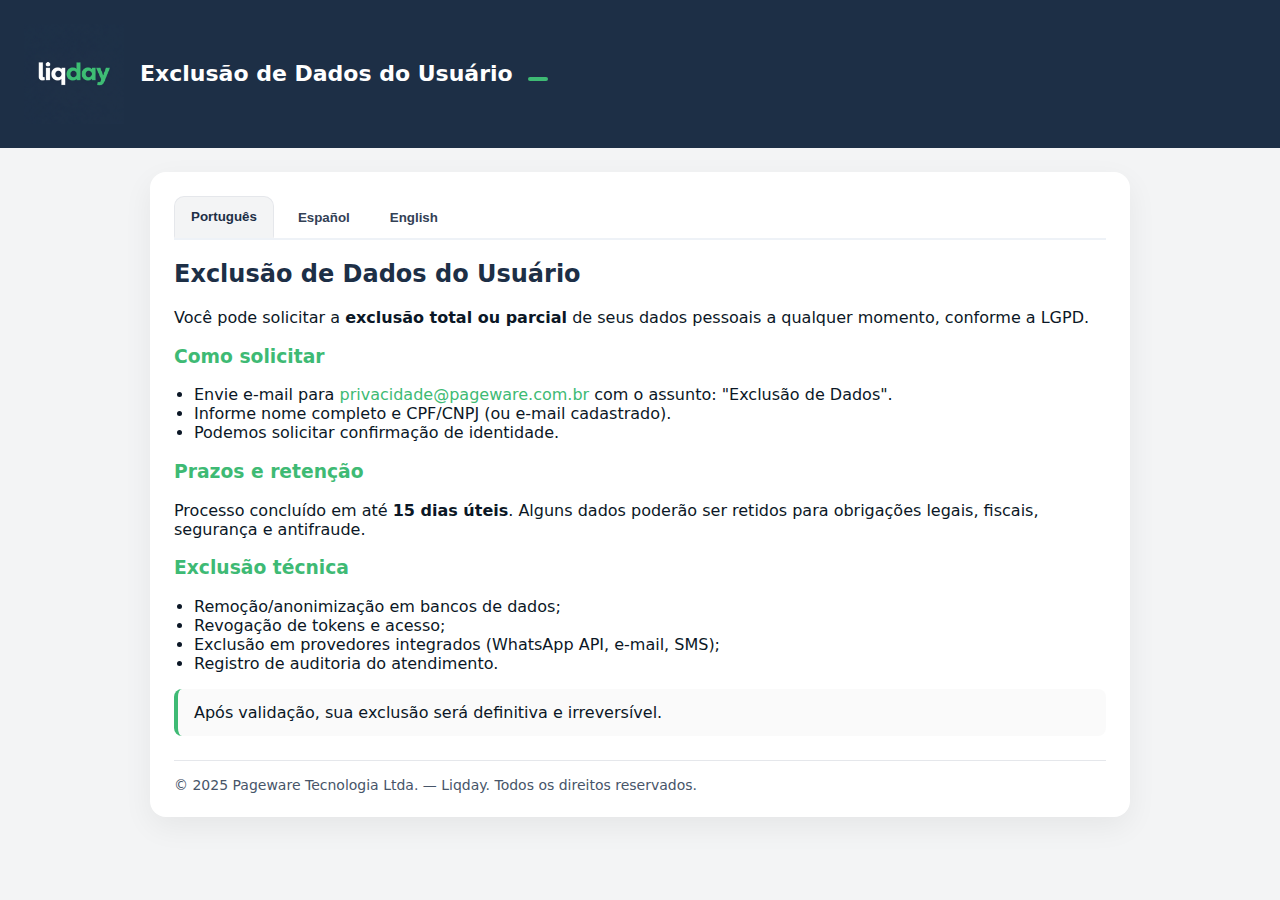
<file: exclusaodedados_liqday.html>
<!DOCTYPE html>
<html lang="pt-br">
<head>
<meta charset="utf-8"/>
<meta name="viewport" content="width=device-width, initial-scale=1"/>
<title>Exclusão de Dados do Usuário — Liqday | Pageware</title>
<style>
:root{
  --brand-primary: #1d2f46;
  --brand-accent: #3eba74;
  --brand-light: #f3f4f5;
  --brand-muted: #366060;
}
*{box-sizing:border-box}
html,body{margin:0;padding:0;font-family:Inter,system-ui,-apple-system,Segoe UI,Roboto,'Helvetica Neue',Arial,'Noto Sans','Liberation Sans',sans-serif;background:var(--brand-light);color:#0b1726}
.header{display:flex;align-items:center;gap:16px;padding:24px;background:var(--brand-primary);color:white}
.header img{height:40px; width:auto}
.header .title{font-size:22px;font-weight:700;line-height:1.2}
.container{max-width:980px;margin:24px auto;padding:24px;background:white;border-radius:16px;box-shadow:0 10px 30px rgba(0,0,0,.06)}
.tabs{display:flex;gap:8px;border-bottom:2px solid #eef2f7}
.tab{border:none;background:transparent;padding:12px 16px;font-weight:600;color:#334155;cursor:pointer;border-radius:10px 10px 0 0}
.tab.active{background:var(--brand-light);color:var(--brand-primary);border:1px solid #e5e7eb;border-bottom:2px solid var(--brand-light)}
.section h2{color:var(--brand-primary)}
.section h3{color:var(--brand-accent)}
.badge{display:inline-block;background:var(--brand-accent);color:white;border-radius:999px;padding:2px 10px;font-weight:700;font-size:12px;margin-left:8px}
a{color:var(--brand-accent);text-decoration:none}
a:hover{text-decoration:underline}
.footer{margin-top:24px;padding-top:16px;border-top:1px solid #e5e7eb;color:#475569;font-size:14px}
.callout{background:linear-gradient(0deg,rgba(0,0,0,.02),rgba(0,0,0,.02));border-left:4px solid var(--brand-accent);padding:14px 16px;border-radius:8px;margin:16px 0}
ul{padding-left:20px}
</style>
</head>
<body>
  <header class="header">
    <img src="img/liqday-1024-1024.svg" style="width: 100px; height: auto;"  alt="Liqday logo"/>
    <div class="title">Exclusão de Dados do Usuário <span class="badge"></span></div>
  </header>
  <main class="container">
    <nav class="tabs">
      <button class="tab" id="tab-pt" onclick="switchTab('pt')">Português</button>
      <button class="tab" id="tab-es" onclick="switchTab('es')">Español</button>
      <button class="tab" id="tab-en" onclick="switchTab('en')">English</button>
    </nav>
    <section id="pane-pt" class="pane section">
<h2>Exclusão de Dados do Usuário</h2>
<p>Você pode solicitar a <strong>exclusão total ou parcial</strong> de seus dados pessoais a qualquer momento, conforme a LGPD.</p>
<h3>Como solicitar</h3>
<ul>
  <li>Envie e-mail para <a href="mailto:privacidade@pageware.com.br">privacidade@pageware.com.br</a> com o assunto: "Exclusão de Dados".</li>
  <li>Informe nome completo e CPF/CNPJ (ou e-mail cadastrado).</li>
  <li>Podemos solicitar confirmação de identidade.</li>
</ul>
<h3>Prazos e retenção</h3>
<p>Processo concluído em até <strong>15 dias úteis</strong>. Alguns dados poderão ser retidos para obrigações legais, fiscais, segurança e antifraude.</p>
<h3>Exclusão técnica</h3>
<ul>
  <li>Remoção/anonimização em bancos de dados;</li>
  <li>Revogação de tokens e acesso;</li>
  <li>Exclusão em provedores integrados (WhatsApp API, e-mail, SMS);</li>
  <li>Registro de auditoria do atendimento.</li>
</ul>
<div class="callout">Após validação, sua exclusão será definitiva e irreversível.</div>
</section>
    <section id="pane-es" class="pane section" style="display:none">
<h2>Eliminación de Datos del Usuario</h2>
<p>Puedes solicitar la <strong>eliminación total o parcial</strong> de tus datos personales en cualquier momento.</p>
<h3>Cómo solicitar</h3>
<ul>
  <li>Envía un correo a <a href="mailto:privacidad@pageware.com.br">privacidad@pageware.com.br</a> con asunto: "Eliminación de Datos".</li>
  <li>Incluye nombre completo y documento o correo registrado.</li>
  <li>Podríamos solicitar confirmación de identidad.</li>
</ul>
<h3>Plazos y retención</h3>
<p>Procesamos en hasta <strong>15 días hábiles</strong>. Algunos datos pueden conservarse por obligaciones legales, fiscales y de seguridad.</p>
<h3>Eliminación técnica</h3>
<ul>
  <li>Remoción/anonimización en bases de datos;</li>
  <li>Revocación de tokens y accesos;</li>
  <li>Eliminación en proveedores integrados;</li>
  <li>Registro de auditoría del proceso.</li>
</ul>
<div class="callout">Una vez validado, el borrado es permanente e irreversible.</div>
</section>
    <section id="pane-en" class="pane section" style="display:none">
<h2>User Data Deletion</h2>
<p>You may request <strong>full or partial deletion</strong> of your personal data at any time.</p>
<h3>How to request</h3>
<ul>
  <li>Email <a href="mailto:privacy@pageware.com.br">privacy@pageware.com.br</a> with subject: "Data Deletion Request".</li>
  <li>Provide full name and tax ID or registered email.</li>
  <li>Identity confirmation may be required.</li>
</ul>
<h3>Timing & retention</h3>
<p>Processed within <strong>15 business days</strong>. Certain data may be retained for legal, tax, security and anti‑fraud reasons.</p>
<h3>Technical deletion</h3>
<ul>
  <li>Removal/anonimization in databases;</li>
  <li>Revocation of tokens and access;</li>
  <li>Deletion at integrated providers (WhatsApp API, email, SMS);</li>
  <li>Audit logging.</li>
</ul>
<div class="callout">Once validated, deletion is permanent and irreversible.</div>
</section>
    <div class="footer">
      © 2025 Pageware Tecnologia Ltda. — Liqday. Todos os direitos reservados.
    </div>
  </main>
<script>
function switchTab(lang){
  const tabs = document.querySelectorAll('.tab');
  const panes = document.querySelectorAll('.pane');
  tabs.forEach(t=>t.classList.remove('active'));
  panes.forEach(p=>p.style.display='none');
  document.getElementById('tab-'+lang).classList.add('active');
  document.getElementById('pane-'+lang).style.display='block';
}
window.addEventListener('DOMContentLoaded',()=>switchTab('pt'));
</script>
</body>
</html>
</file>
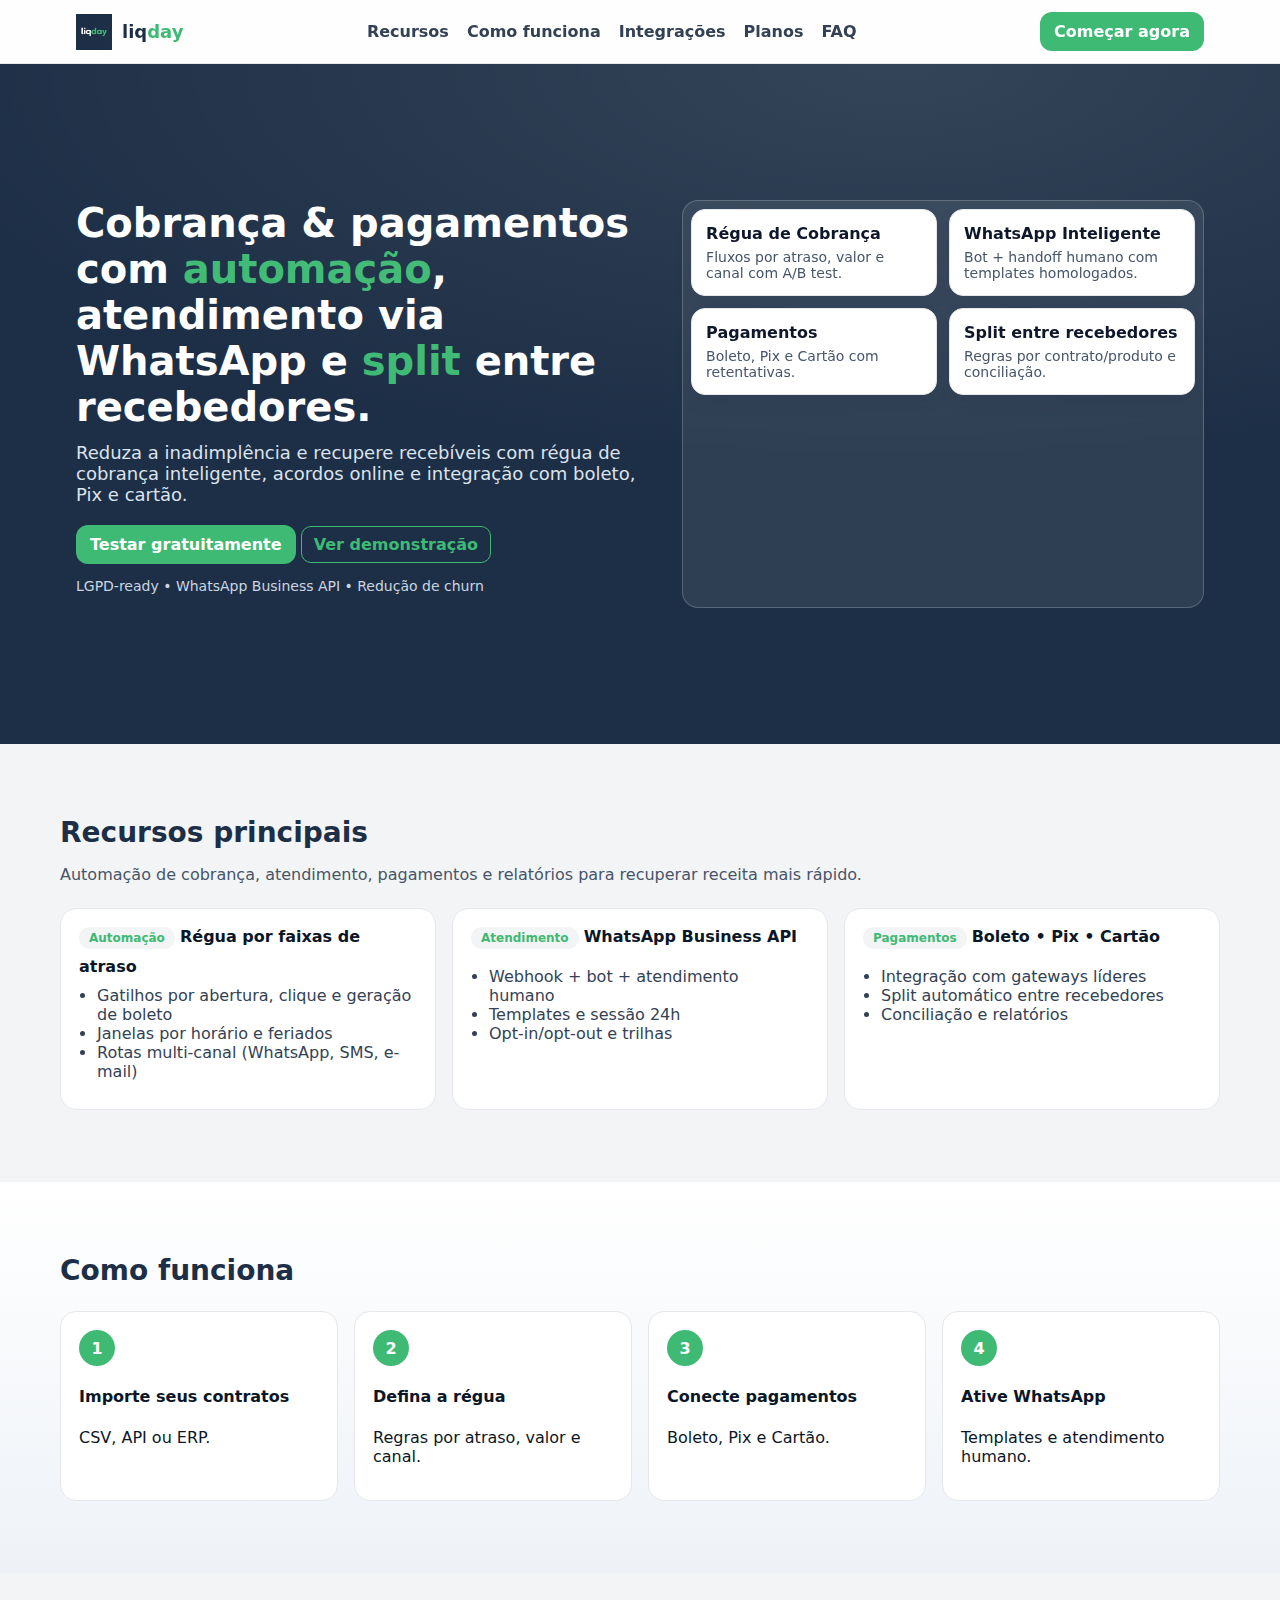
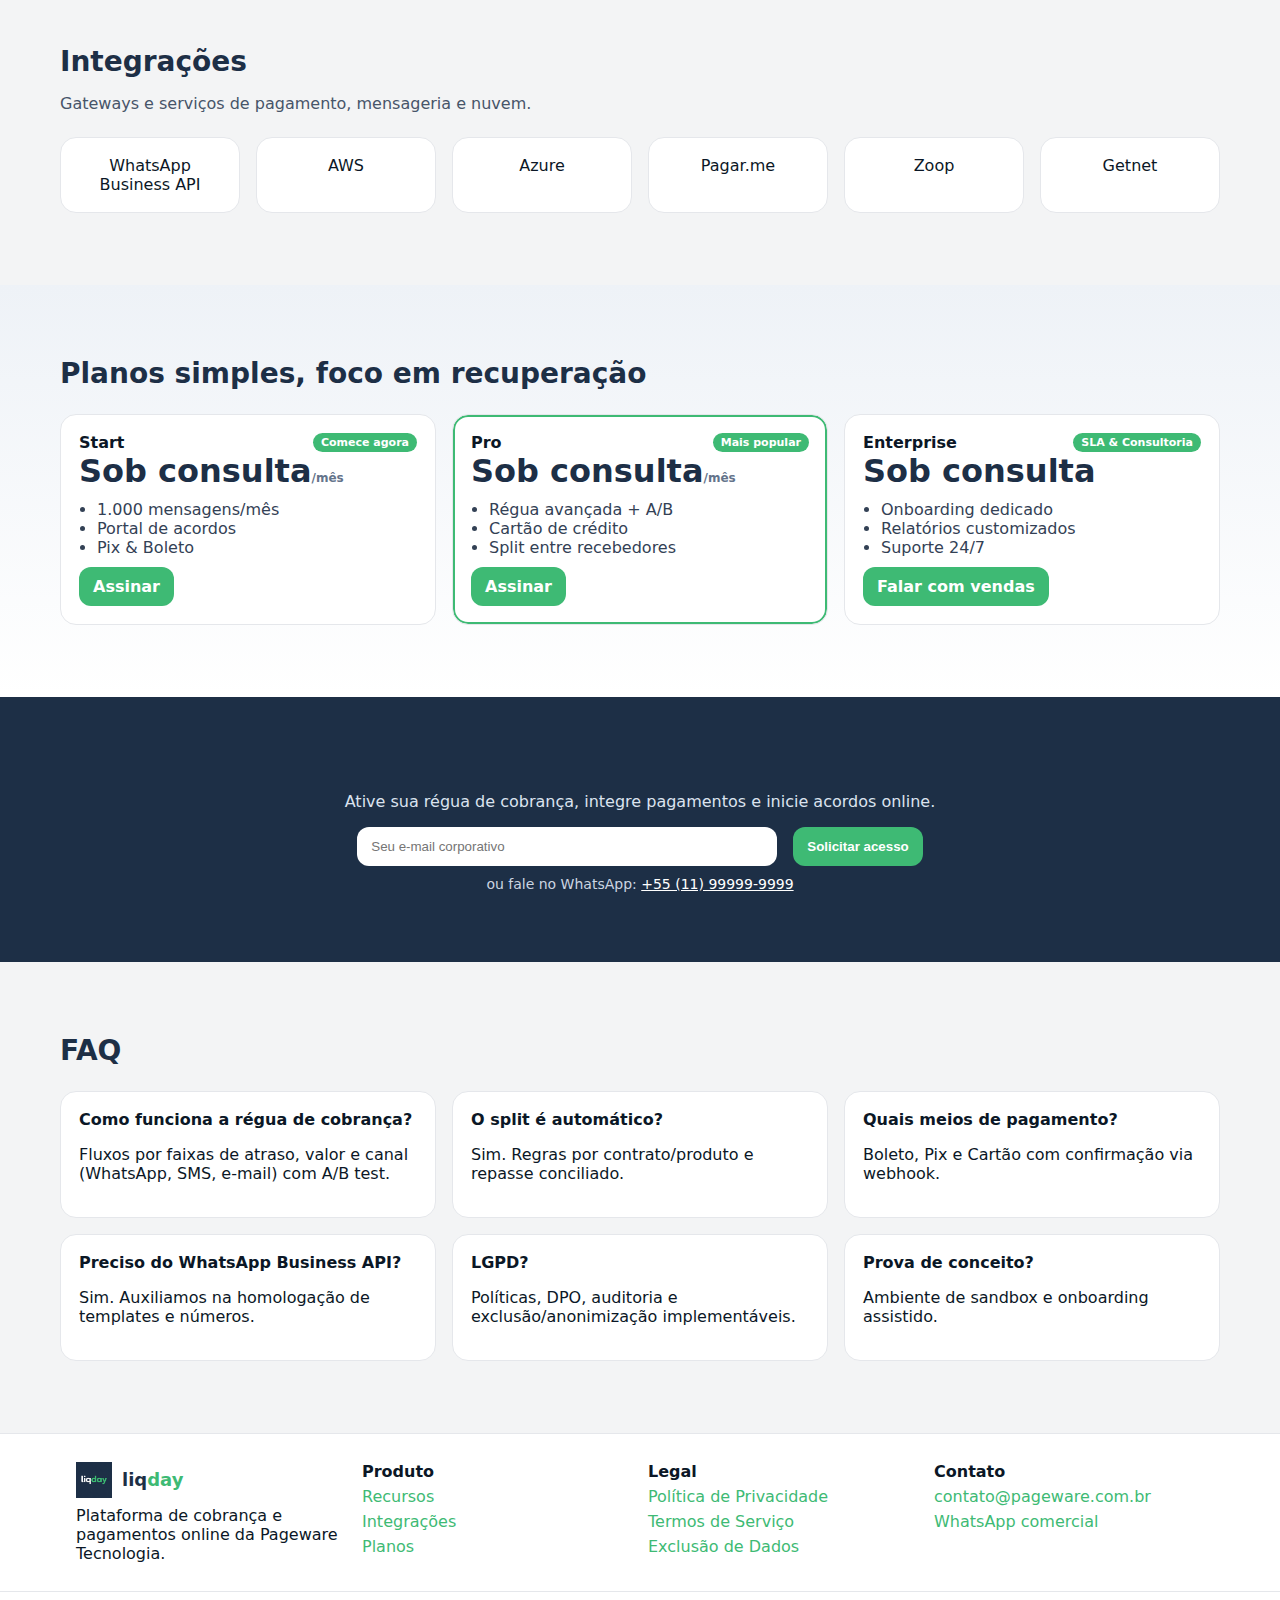
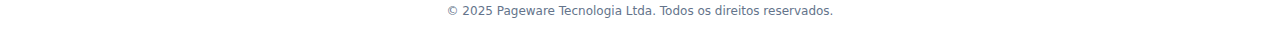
<file: index_v1.html>
<!DOCTYPE html>
<html lang="pt-br">
<head>
  <meta charset="utf-8">
  <meta name="viewport" content="width=device-width, initial-scale=1">
  <title>Liqday — Cobrança & Pagamentos Online</title>
  <meta name="description" content="Plataforma de cobrança e pagamentos com automação, atendimento via WhatsApp, split entre recebedores e recuperação de recebíveis. Boleto, Pix e Cartão.">
  <link rel="stylesheet" href="assets/styles.css">
</head>
<body>
  <header class="nav">
    <div class="nav-inner">
      <div class="brand">
        <img src="assets/liqday.png" alt="Liqday">

        <div class="brand-name">liq<span>day</span></div>
      </div>
      <nav class="menu">
        <a href="#recursos">Recursos</a>
        <a href="#como-funciona">Como funciona</a>
        <a href="#integracoes">Integrações</a>
        <a href="#planos">Planos</a>
        <a href="#faq">FAQ</a>
      </nav>
      <div class="actions">
        <a class="btn-outline only-mobile" href="https://wa.me/551126257896" target="_blank" rel="noreferrer">WhatsApp</a>
        <a class="cta" href="#cta">Começar agora</a>
      </div>
    </div>
  </header>

  <section class="hero">
    <div class="hero-inner">
      <div>
        <h1 class="h1">Cobrança & pagamentos com <span style="color:var(--brand-accent)">automação</span>, atendimento via WhatsApp e <span style="color:var(--brand-accent)">split</span> entre recebedores.</h1>
        <p class="lead">Reduza a inadimplência e recupere recebíveis com régua de cobrança inteligente, acordos online e integração com boleto, Pix e cartão.</p>
        <div>
          <a class="cta" href="#cta">Testar gratuitamente</a>
          <a class="btn-outline" href="#demo">Ver demonstração</a>
        </div>
        <p style="margin-top:14px;color:#cbd5e1;font-size:14px">LGPD-ready • WhatsApp Business API • Redução de churn</p>
      </div>
      <div class="hero-cards">
        <div class="grid">
          <div class="card">
            <h4>Régua de Cobrança</h4>
            <p>Fluxos por atraso, valor e canal com A/B test.</p>
          </div>
          <div class="card">
            <h4>WhatsApp Inteligente</h4>
            <p>Bot + handoff humano com templates homologados.</p>
          </div>
          <div class="card">
            <h4>Pagamentos</h4>
            <p>Boleto, Pix e Cartão com retentativas.</p>
          </div>
          <div class="card">
            <h4>Split entre recebedores</h4>
            <p>Regras por contrato/produto e conciliação.</p>
          </div>
        </div>
      </div>
    </div>
  </section>

  <section id="recursos">
    <div class="container">
      <h2>Recursos principais</h2>
      <p class="sub">Automação de cobrança, atendimento, pagamentos e relatórios para recuperar receita mais rápido.</p>
      <div class="feat">
        <div class="box">
          <div class="tag">Automação</div>
          <strong>Régua por faixas de atraso</strong>
          <ul class="list">
            <li>Gatilhos por abertura, clique e geração de boleto</li>
            <li>Janelas por horário e feriados</li>
            <li>Rotas multi-canal (WhatsApp, SMS, e-mail)</li>
          </ul>
        </div>
        <div class="box">
          <div class="tag">Atendimento</div>
          <strong>WhatsApp Business API</strong>
          <ul class="list">
            <li>Webhook + bot + atendimento humano</li>
            <li>Templates e sessão 24h</li>
            <li>Opt-in/opt-out e trilhas</li>
          </ul>
        </div>
        <div class="box">
          <div class="tag">Pagamentos</div>
          <strong>Boleto • Pix • Cartão</strong>
          <ul class="list">
            <li>Integração com gateways líderes</li>
            <li>Split automático entre recebedores</li>
            <li>Conciliação e relatórios</li>
          </ul>
        </div>
      </div>
    </div>
  </section>

  <section id="como-funciona" style="background:linear-gradient(180deg,#ffffff,#eef2f7)">
    <div class="container">
      <h2>Como funciona</h2>
      <div class="steps">
        <div class="step"><div class="num">1</div><h4>Importe seus contratos</h4><p>CSV, API ou ERP.</p></div>
        <div class="step"><div class="num">2</div><h4>Defina a régua</h4><p>Regras por atraso, valor e canal.</p></div>
        <div class="step"><div class="num">3</div><h4>Conecte pagamentos</h4><p>Boleto, Pix e Cartão.</p></div>
        <div class="step"><div class="num">4</div><h4>Ative WhatsApp</h4><p>Templates e atendimento humano.</p></div>
      </div>
    </div>
  </section>

  <section id="integracoes">
    <div class="container">
      <h2>Integrações</h2>
      <p class="sub">Gateways e serviços de pagamento, mensageria e nuvem.</p>
      <div class="feat" style="grid-template-columns:repeat(6,1fr)">
        <div class="box" style="text-align:center">WhatsApp Business API</div>
        <div class="box" style="text-align:center">AWS</div>
        <div class="box" style="text-align:center">Azure</div>
        <div class="box" style="text-align:center">Pagar.me</div>
        <div class="box" style="text-align:center">Zoop</div>
        <div class="box" style="text-align:center">Getnet</div>
      </div>
    </div>
  </section>

  <section id="planos" style="background:linear-gradient(180deg,#eef2f7,#ffffff)">
    <div class="container">
      <h2>Planos simples, foco em recuperação</h2>
      <div class="pricing">
        <div class="plan">
          <div style="display:flex;justify-content:space-between;align-items:center">
            <strong>Start</strong><span class="badge">Comece agora</span>
          </div>
          <div class="price">Sob consulta<span style="font-size:12px;color:#64748b;font-weight:600">/mês</span></div>
          <ul class="list">
            <li>1.000 mensagens/mês</li>
            <li>Portal de acordos</li>
            <li>Pix & Boleto</li>
          </ul>
          <a class="btn" href="#cta">Assinar</a>
        </div>
        <div class="plan" style="box-shadow:0 0 0 2px var(--brand-accent) inset">
          <div style="display:flex;justify-content:space-between;align-items:center">
            <strong>Pro</strong><span class="badge">Mais popular</span>
          </div>
          <div class="price">Sob consulta<span style="font-size:12px;color:#64748b;font-weight:600">/mês</span></div>
          <ul class="list">
            <li>Régua avançada + A/B</li>
            <li>Cartão de crédito</li>
            <li>Split entre recebedores</li>
          </ul>
          <a class="btn" href="#cta">Assinar</a>
        </div>
        <div class="plan">
          <div style="display:flex;justify-content:space-between;align-items:center">
            <strong>Enterprise</strong><span class="badge">SLA & Consultoria</span>
          </div>
          <div class="price">Sob consulta</div>
          <ul class="list">
            <li>Onboarding dedicado</li>
            <li>Relatórios customizados</li>
            <li>Suporte 24/7</li>
          </ul>
          <a class="btn" href="#cta">Falar com vendas</a>
        </div>
      </div>
    </div>
  </section>

  <section id="cta" class="cta-band">
    <h2 style="margin:0 0 6px 0">Pronto para reduzir a inadimplência?</h2>
    <p style="margin:0 0 16px 0;color:#dbe3ef">Ative sua régua de cobrança, integre pagamentos e inicie acordos online.</p>
    <form id="cta-form" style="display:flex;justify-content:center;gap:8px;flex-wrap:wrap">
      <input id="cta-email" class="input" type="email" required placeholder="Seu e-mail corporativo">
      <button class="cta" type="submit">Solicitar acesso</button>
    </form>
    <p style="margin-top:10px;color:#cbd5e1;font-size:14px">ou fale no WhatsApp: <a style="color:#fff;text-decoration:underline" href="https://wa.me/5511999999999" target="_blank" rel="noreferrer">+55 (11) 99999-9999</a></p>
  </section>

  <section id="faq">
    <div class="container">
      <h2>FAQ</h2>
      <div class="feat">
        <div class="box"><strong>Como funciona a régua de cobrança?</strong><p>Fluxos por faixas de atraso, valor e canal (WhatsApp, SMS, e-mail) com A/B test.</p></div>
        <div class="box"><strong>O split é automático?</strong><p>Sim. Regras por contrato/produto e repasse conciliado.</p></div>
        <div class="box"><strong>Quais meios de pagamento?</strong><p>Boleto, Pix e Cartão com confirmação via webhook.</p></div>
        <div class="box"><strong>Preciso do WhatsApp Business API?</strong><p>Sim. Auxiliamos na homologação de templates e números.</p></div>
        <div class="box"><strong>LGPD?</strong><p>Políticas, DPO, auditoria e exclusão/anonimização implementáveis.</p></div>
        <div class="box"><strong>Prova de conceito?</strong><p>Ambiente de sandbox e onboarding assistido.</p></div>
      </div>
    </div>
  </section>

  <footer>
    <div class="foot">
      <div>
        <div class="brand"><img src="assets/liqday.png" alt="Liqday"><div class="brand-name">liq<span>day</span></div></div>
        <p style="margin:8px 0 0 0">Plataforma de cobrança e pagamentos online da Pageware Tecnologia.</p>
      </div>
      <div>
        <strong>Produto</strong>
        <div class="legal">
          <a href="#recursos">Recursos</a>
          <a href="#integracoes">Integrações</a>
          <a href="#planos">Planos</a>
        </div>
      </div>
      <div>
        <strong>Legal</strong>
        <div class="legal">
          <a href="sandbox:/mnt/data/politica-privacidade-liqday.html" target="_blank" rel="noreferrer">Política de Privacidade</a>
          <a href="sandbox:/mnt/data/termos-de-servico-liqday.html" target="_blank" rel="noreferrer">Termos de Serviço</a>
          <a href="sandbox:/mnt/data/exclusao-de-dados-liqday.html" target="_blank" rel="noreferrer">Exclusão de Dados</a>
        </div>
      </div>
      <div>
        <strong>Contato</strong>
        <div class="legal">
          <a href="mailto:contato@pageware.com.br">contato@pageware.com.br</a>
          <a href="https://wa.me/5511999999999" target="_blank" rel="noreferrer">WhatsApp comercial</a>
        </div>
      </div>
    </div>
    <div class="fine">© 2025 Pageware Tecnologia Ltda. Todos os direitos reservados.</div>
  </footer>

  <script src="app.js"></script>
</body>
</html>
</file>
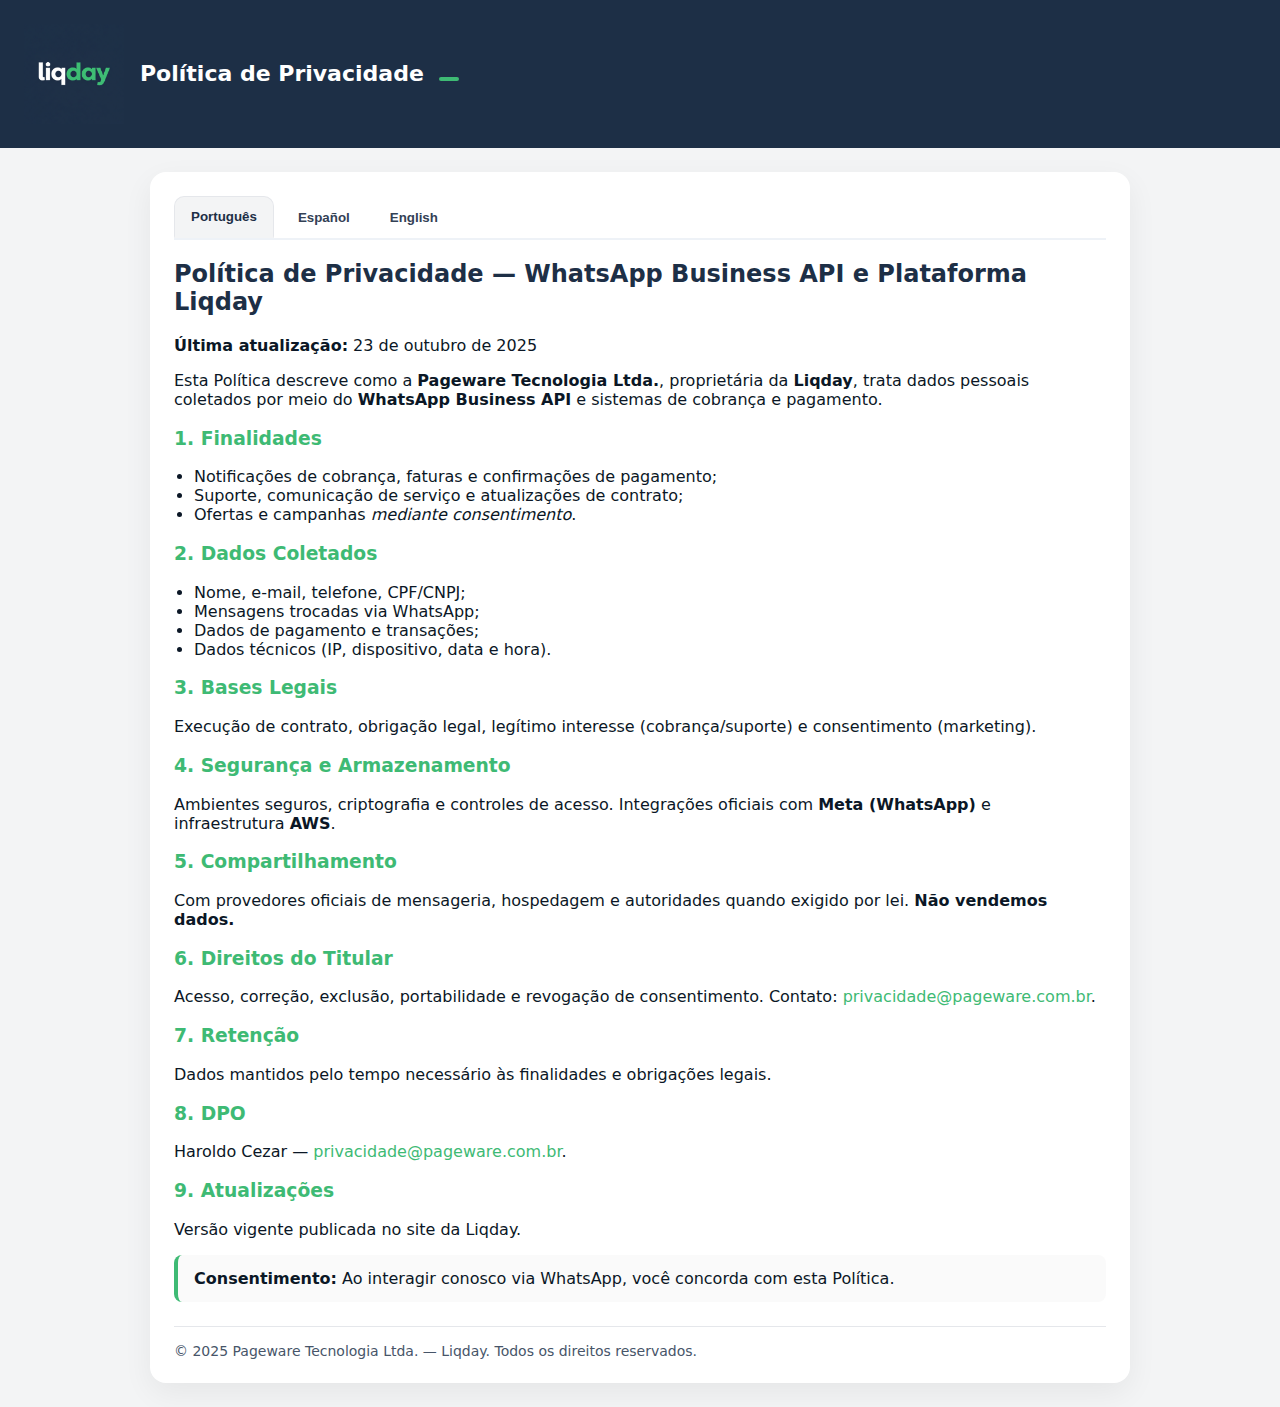
<file: politicaprivacidade_liqday.html>
<!DOCTYPE html>
<html lang="pt-br">
<head>
<meta charset="utf-8"/>
<meta name="viewport" content="width=device-width, initial-scale=1"/>
<title>Política de Privacidade — Liqday | Pageware</title>
<style>
:root{
  --brand-primary: #1d2f46;
  --brand-accent: #3eba74;
  --brand-light: #f3f4f5;
  --brand-muted: #366060;
}
*{box-sizing:border-box}
html,body{margin:0;padding:0;font-family:Inter,system-ui,-apple-system,Segoe UI,Roboto,'Helvetica Neue',Arial,'Noto Sans','Liberation Sans',sans-serif;background:var(--brand-light);color:#0b1726}
.header{display:flex;align-items:center;gap:16px;padding:24px;background:var(--brand-primary);color:white}
.header img{height:40px; width:auto}
.header .title{font-size:22px;font-weight:700;line-height:1.2}
.container{max-width:980px;margin:24px auto;padding:24px;background:white;border-radius:16px;box-shadow:0 10px 30px rgba(0,0,0,.06)}
.tabs{display:flex;gap:8px;border-bottom:2px solid #eef2f7}
.tab{border:none;background:transparent;padding:12px 16px;font-weight:600;color:#334155;cursor:pointer;border-radius:10px 10px 0 0}
.tab.active{background:var(--brand-light);color:var(--brand-primary);border:1px solid #e5e7eb;border-bottom:2px solid var(--brand-light)}
.section h2{color:var(--brand-primary)}
.section h3{color:var(--brand-accent)}
.badge{display:inline-block;background:var(--brand-accent);color:white;border-radius:999px;padding:2px 10px;font-weight:700;font-size:12px;margin-left:8px}
a{color:var(--brand-accent);text-decoration:none}
a:hover{text-decoration:underline}
.footer{margin-top:24px;padding-top:16px;border-top:1px solid #e5e7eb;color:#475569;font-size:14px}
.callout{background:linear-gradient(0deg,rgba(0,0,0,.02),rgba(0,0,0,.02));border-left:4px solid var(--brand-accent);padding:14px 16px;border-radius:8px;margin:16px 0}
ul{padding-left:20px}
</style>
</head>
<body>
  <header class="header">
    <img src="img/liqday-1024-1024.svg" style="width: 100px; height: auto;"  alt="Liqday logo"/>
    <div class="title">Política de Privacidade <span class="badge"></span></div>
  </header>
  <main class="container">
    <nav class="tabs">
      <button class="tab" id="tab-pt" onclick="switchTab('pt')">Português</button>
      <button class="tab" id="tab-es" onclick="switchTab('es')">Español</button>
      <button class="tab" id="tab-en" onclick="switchTab('en')">English</button>
    </nav>
    <section id="pane-pt" class="pane section">
<h2>Política de Privacidade — WhatsApp Business API e Plataforma Liqday</h2>
<p><strong>Última atualização:</strong> 23 de outubro de 2025</p>
<p>
Esta Política descreve como a <strong>Pageware Tecnologia Ltda.</strong>, proprietária da <strong>Liqday</strong>,
trata dados pessoais coletados por meio do <strong>WhatsApp Business API</strong> e sistemas de cobrança e pagamento.
</p>
<h3>1. Finalidades</h3>
<ul>
  <li>Notificações de cobrança, faturas e confirmações de pagamento;</li>
  <li>Suporte, comunicação de serviço e atualizações de contrato;</li>
  <li>Ofertas e campanhas <em>mediante consentimento</em>.</li>
</ul>
<h3>2. Dados Coletados</h3>
<ul>
  <li>Nome, e-mail, telefone, CPF/CNPJ;</li>
  <li>Mensagens trocadas via WhatsApp;</li>
  <li>Dados de pagamento e transações;</li>
  <li>Dados técnicos (IP, dispositivo, data e hora).</li>
</ul>
<h3>3. Bases Legais</h3>
<p>Execução de contrato, obrigação legal, legítimo interesse (cobrança/suporte) e consentimento (marketing).</p>
<h3>4. Segurança e Armazenamento</h3>
<p>Ambientes seguros, criptografia e controles de acesso. Integrações oficiais com <strong>Meta (WhatsApp)</strong> e infraestrutura <strong>AWS</strong>.</p>
<h3>5. Compartilhamento</h3>
<p>Com provedores oficiais de mensageria, hospedagem e autoridades quando exigido por lei. <strong>Não vendemos dados.</strong></p>
<h3>6. Direitos do Titular</h3>
<p>Acesso, correção, exclusão, portabilidade e revogação de consentimento. Contato: <a href="mailto:privacidade@pageware.com.br">privacidade@pageware.com.br</a>.</p>
<h3>7. Retenção</h3>
<p>Dados mantidos pelo tempo necessário às finalidades e obrigações legais.</p>
<h3>8. DPO</h3>
<p>Haroldo Cezar — <a href="mailto:privacidade@pageware.com.br">privacidade@pageware.com.br</a>.</p>
<h3>9. Atualizações</h3>
<p>Versão vigente publicada no site da Liqday.</p>
<div class="callout"><strong>Consentimento:</strong> Ao interagir conosco via WhatsApp, você concorda com esta Política.</div>
</section>
    <section id="pane-es" class="pane section" style="display:none">
<h2>Política de Privacidad — API de WhatsApp Business y Plataforma Liqday</h2>
<p><strong>Última actualización:</strong> 23 de octubre de 2025</p>
<p>
Esta Política explica cómo <strong>Pageware Tecnología Ltda.</strong>, propietaria de <strong>Liqday</strong>,
trata datos personales a través de la <strong>API de WhatsApp Business</strong> y de sus sistemas de cobro y pago.
</p>
<h3>1. Finalidades</h3>
<ul>
  <li>Notificaciones de cobro, facturas y confirmaciones de pago;</li>
  <li>Soporte y comunicaciones de servicio;</li>
  <li>Campañas con <em>consentimiento previo</em>.</li>
</ul>
<h3>2. Datos Recopilados</h3>
<ul>
  <li>Nombre, correo, teléfono, identificación;</li>
  <li>Mensajes intercambiados por WhatsApp;</li>
  <li>Pagos y transacciones;</li>
  <li>Datos técnicos (IP, dispositivo, fecha y hora).</li>
</ul>
<h3>3. Bases Legales</h3>
<p>Ejecución contractual, obligación legal, interés legítimo (cobros/soporte) y consentimiento (marketing).</p>
<h3>4. Seguridad y Almacenamiento</h3>
<p>Entornos seguros con cifrado, integraciones oficiales de <strong>Meta</strong> y nube <strong>AWS</strong>.</p>
<h3>5. Compartición</h3>
<p>Con proveedores oficiales y autoridades cuando lo exige la ley. <strong>No vendemos datos.</strong></p>
<h3>6. Derechos</h3>
<p>Acceso, corrección, eliminación y retiro de consentimiento. Contacto: <a href="mailto:privacidad@pageware.com.br">privacidad@pageware.com.br</a>.</p>
<h3>7. Retención</h3>
<p>Conservación por el tiempo necesario para fines operativos y legales.</p>
<h3>8. DPO</h3>
<p>Haroldo Cezar — <a href="mailto:privacidad@pageware.com.br">privacidad@pageware.com.br</a>.</p>
<h3>9. Actualizaciones</h3>
<p>La versión vigente se publica en el sitio de Liqday.</p>
<div class="callout"><strong>Consentimiento:</strong> Al usar WhatsApp con Liqday, aceptas esta Política.</div>
</section>
    <section id="pane-en" class="pane section" style="display:none">
<h2>Privacy Policy — WhatsApp Business API & Liqday Platform</h2>
<p><strong>Last Updated:</strong> October 23, 2025</p>
<p>
This Policy explains how <strong>Pageware Tecnologia Ltda.</strong>, owner of <strong>Liqday</strong>,
processes personal data via the <strong>WhatsApp Business API</strong> and its billing/payment systems.
</p>
<h3>1. Purposes</h3>
<ul>
  <li>Billing, invoices, and payment confirmations;</li>
  <li>Support and service communications;</li>
  <li>Promotional campaigns with <em>prior consent</em>.</li>
</ul>
<h3>2. Data Collected</h3>
<ul>
  <li>Name, email, phone, tax ID;</li>
  <li>WhatsApp message exchange;</li>
  <li>Payment/transaction data;</li>
  <li>Technical data (IP, device, timestamps).</li>
</ul>
<h3>3. Legal Basis</h3>
<p>Contract performance, legal obligation, legitimate interest (billing/support), and consent (marketing).</p>
<h3>4. Security & Storage</h3>
<p>Secure environments with encryption; official <strong>Meta</strong> integrations and <strong>AWS</strong> infrastructure.</p>
<h3>5. Sharing</h3>
<p>With official providers and authorities when required by law. <strong>We do not sell data.</strong></p>
<h3>6. Rights</h3>
<p>Access, correction, deletion, portability, and withdrawal of consent. Contact: <a href="mailto:privacy@pageware.com.br">privacy@pageware.com.br</a>.</p>
<h3>7. Retention</h3>
<p>Data kept only as necessary for operational and legal reasons.</p>
<h3>8. DPO</h3>
<p>Haroldo Cezar — <a href="mailto:privacy@pageware.com.br">privacy@pageware.com.br</a>.</p>
<h3>9. Updates</h3>
<p>The current version is published on Liqday’s website.</p>
<div class="callout"><strong>Consent:</strong> By interacting via WhatsApp, you agree to this Policy.</div>
</section>
    <div class="footer">
      © 2025 Pageware Tecnologia Ltda. — Liqday. Todos os direitos reservados.
    </div>
  </main>
<script>
function switchTab(lang){
  const tabs = document.querySelectorAll('.tab');
  const panes = document.querySelectorAll('.pane');
  tabs.forEach(t=>t.classList.remove('active'));
  panes.forEach(p=>p.style.display='none');
  document.getElementById('tab-'+lang).classList.add('active');
  document.getElementById('pane-'+lang).style.display='block';
}
window.addEventListener('DOMContentLoaded',()=>switchTab('pt'));
</script>
</body>
</html>
</file>
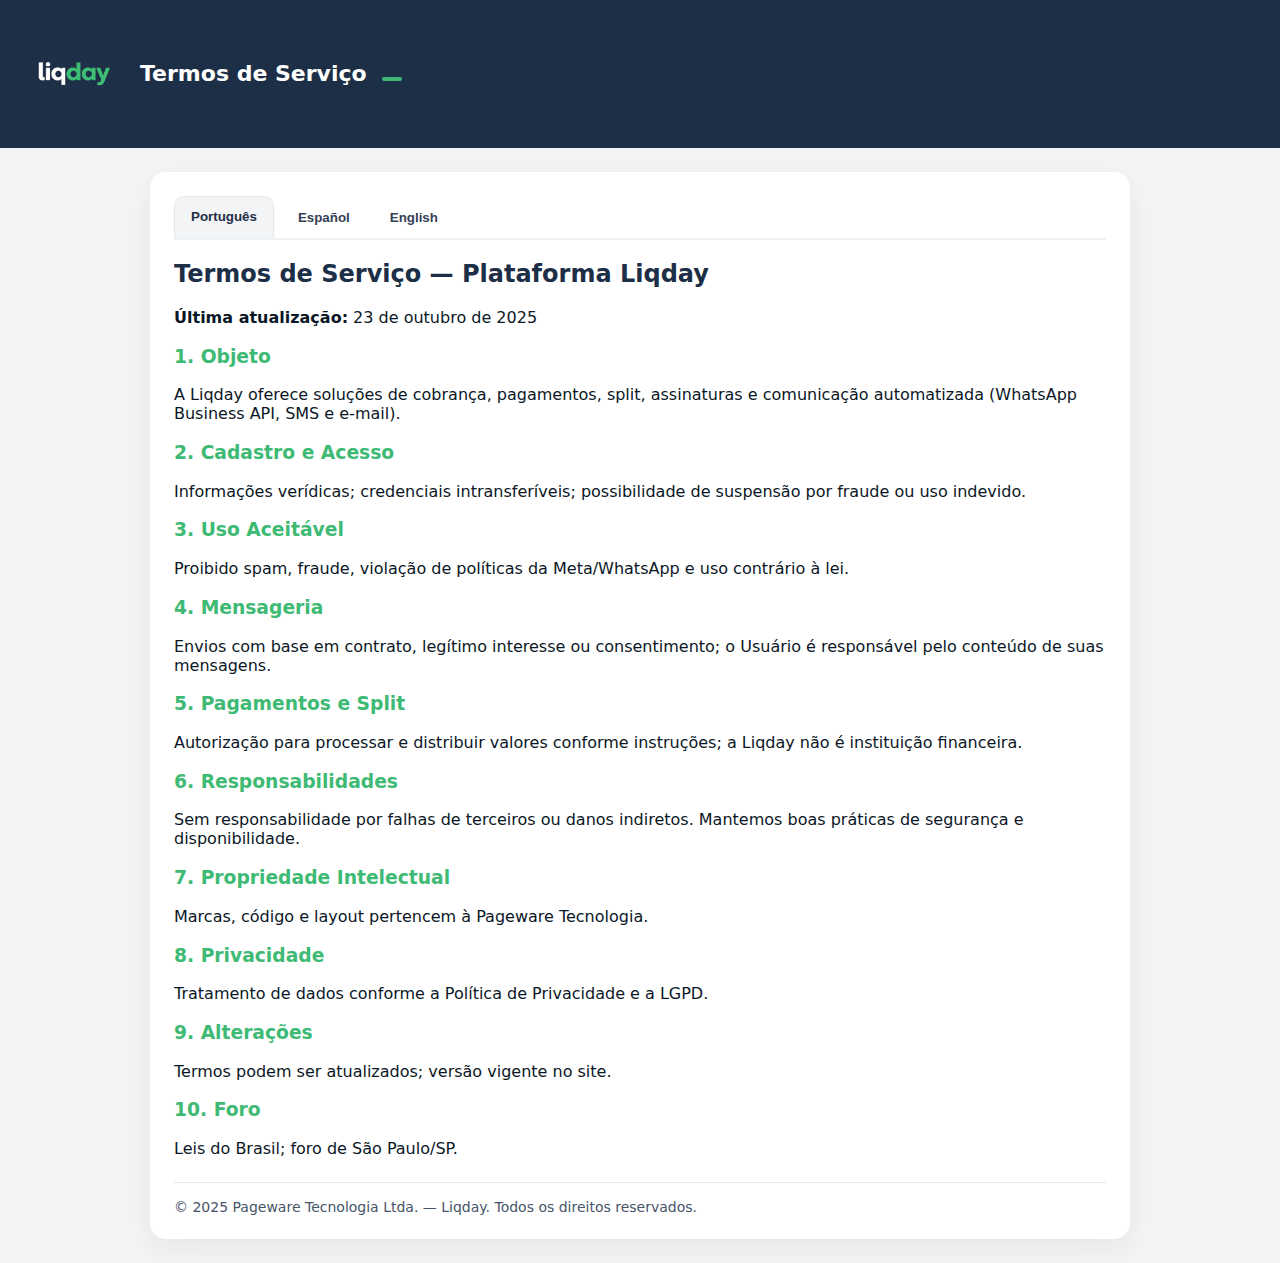
<file: termosdeservico_liqday.html>
<!DOCTYPE html>
<html lang="pt-br">
<head>
<meta charset="utf-8"/>
<meta name="viewport" content="width=device-width, initial-scale=1"/>
<title>Termos de Serviço — Liqday | Pageware</title>
<style>
:root{
  --brand-primary: #1d2f46;
  --brand-accent: #3eba74;
  --brand-light: #f3f4f5;
  --brand-muted: #366060;
}
*{box-sizing:border-box}
html,body{margin:0;padding:0;font-family:Inter,system-ui,-apple-system,Segoe UI,Roboto,'Helvetica Neue',Arial,'Noto Sans','Liberation Sans',sans-serif;background:var(--brand-light);color:#0b1726}
.header{display:flex;align-items:center;gap:16px;padding:24px;background:var(--brand-primary);color:white}
.header img{height:40px; width:auto}
.header .title{font-size:22px;font-weight:700;line-height:1.2}
.container{max-width:980px;margin:24px auto;padding:24px;background:white;border-radius:16px;box-shadow:0 10px 30px rgba(0,0,0,.06)}
.tabs{display:flex;gap:8px;border-bottom:2px solid #eef2f7}
.tab{border:none;background:transparent;padding:12px 16px;font-weight:600;color:#334155;cursor:pointer;border-radius:10px 10px 0 0}
.tab.active{background:var(--brand-light);color:var(--brand-primary);border:1px solid #e5e7eb;border-bottom:2px solid var(--brand-light)}
.section h2{color:var(--brand-primary)}
.section h3{color:var(--brand-accent)}
.badge{display:inline-block;background:var(--brand-accent);color:white;border-radius:999px;padding:2px 10px;font-weight:700;font-size:12px;margin-left:8px}
a{color:var(--brand-accent);text-decoration:none}
a:hover{text-decoration:underline}
.footer{margin-top:24px;padding-top:16px;border-top:1px solid #e5e7eb;color:#475569;font-size:14px}
.callout{background:linear-gradient(0deg,rgba(0,0,0,.02),rgba(0,0,0,.02));border-left:4px solid var(--brand-accent);padding:14px 16px;border-radius:8px;margin:16px 0}
ul{padding-left:20px}
</style>
</head>
<body>
  <header class="header">
    <img src="img/liqday-1024-1024.svg" style="width: 100px; height: auto;"  alt="Liqday logo"/>
    <div class="title">Termos de Serviço <span class="badge"></span></div>
  </header>
  <main class="container">
    <nav class="tabs">
      <button class="tab" id="tab-pt" onclick="switchTab('pt')">Português</button>
      <button class="tab" id="tab-es" onclick="switchTab('es')">Español</button>
      <button class="tab" id="tab-en" onclick="switchTab('en')">English</button>
    </nav>
    <section id="pane-pt" class="pane section">
<h2>Termos de Serviço — Plataforma Liqday</h2>
<p><strong>Última atualização:</strong> 23 de outubro de 2025</p>
<h3>1. Objeto</h3>
<p>A Liqday oferece soluções de cobrança, pagamentos, split, assinaturas e comunicação automatizada (WhatsApp Business API, SMS e e-mail).</p>
<h3>2. Cadastro e Acesso</h3>
<p>Informações verídicas; credenciais intransferíveis; possibilidade de suspensão por fraude ou uso indevido.</p>
<h3>3. Uso Aceitável</h3>
<p>Proibido spam, fraude, violação de políticas da Meta/WhatsApp e uso contrário à lei.</p>
<h3>4. Mensageria</h3>
<p>Envios com base em contrato, legítimo interesse ou consentimento; o Usuário é responsável pelo conteúdo de suas mensagens.</p>
<h3>5. Pagamentos e Split</h3>
<p>Autorização para processar e distribuir valores conforme instruções; a Liqday não é instituição financeira.</p>
<h3>6. Responsabilidades</h3>
<p>Sem responsabilidade por falhas de terceiros ou danos indiretos. Mantemos boas práticas de segurança e disponibilidade.</p>
<h3>7. Propriedade Intelectual</h3>
<p>Marcas, código e layout pertencem à Pageware Tecnologia.</p>
<h3>8. Privacidade</h3>
<p>Tratamento de dados conforme a Política de Privacidade e a LGPD.</p>
<h3>9. Alterações</h3>
<p>Termos podem ser atualizados; versão vigente no site.</p>
<h3>10. Foro</h3>
<p>Leis do Brasil; foro de São Paulo/SP.</p>
</section>
    <section id="pane-es" class="pane section" style="display:none">
<h2>Términos de Servicio — Plataforma Liqday</h2>
<p><strong>Última actualización:</strong> 23 de octubre de 2025</p>
<h3>1. Objeto</h3>
<p>Soluciones de cobro, pagos, split, suscripciones y mensajería automatizada.</p>
<h3>2. Registro y Acceso</h3>
<p>Datos veraces; confidencialidad de credenciales; suspensión por uso indebido.</p>
<h3>3. Uso Aceptable</h3>
<p>Prohibido spam, fraude y violación de políticas de Meta/WhatsApp.</p>
<h3>4. Mensajería</h3>
<p>Envíos con base legal válida; el Usuario es responsable por el contenido enviado.</p>
<h3>5. Pagos</h3>
<p>Autorización para procesar y distribuir montos; Liqday no es entidad financiera.</p>
<h3>6. Responsabilidad</h3>
<p>Sin responsabilidad por fallas de terceros o daños indirectos.</p>
<h3>7. Propiedad Intelectual</h3>
<p>El código, marcas y diseños pertenecen a Pageware.</p>
<h3>8. Privacidad</h3>
<p>Tratamiento de datos conforme la Política de Privacidad y LGPD.</p>
<h3>9. Cambios</h3>
<p>Estos Términos pueden actualizarse; versión vigente en el sitio.</p>
<h3>10. Jurisdicción</h3>
<p>Ley brasileña; fuero de São Paulo/SP.</p>
</section>
    <section id="pane-en" class="pane section" style="display:none">
<h2>Terms of Service — Liqday Platform</h2>
<p><strong>Last Updated:</strong> October 23, 2025</p>
<h3>1. Purpose</h3>
<p>Billing, payments, split, subscriptions and automated communication solutions.</p>
<h3>2. Registration and Access</h3>
<p>Accurate data; non-transferable credentials; suspension for misuse or fraud.</p>
<h3>3. Acceptable Use</h3>
<p>No spam, fraud or violations of Meta/WhatsApp policies.</p>
<h3>4. Messaging</h3>
<p>Messages sent under valid legal basis; User is responsible for content sent.</p>
<h3>5. Payments</h3>
<p>Authorization to process and distribute funds; Liqday is not a financial institution.</p>
<h3>6. Liability</h3>
<p>No liability for third-party failures or indirect damages.</p>
<h3>7. IP</h3>
<p>Code, trademarks and layouts belong to Pageware.</p>
<h3>8. Privacy</h3>
<p>Data processing per Privacy Policy and LGPD.</p>
<h3>9. Amendments</h3>
<p>Terms may be updated; current version on the website.</p>
<h3>10. Governing Law</h3>
<p>Brazilian law; São Paulo/SP jurisdiction.</p>
</section>
    <div class="footer">
      © 2025 Pageware Tecnologia Ltda. — Liqday. Todos os direitos reservados.
    </div>
  </main>
<script>
function switchTab(lang){
  const tabs = document.querySelectorAll('.tab');
  const panes = document.querySelectorAll('.pane');
  tabs.forEach(t=>t.classList.remove('active'));
  panes.forEach(p=>p.style.display='none');
  document.getElementById('tab-'+lang).classList.add('active');
  document.getElementById('pane-'+lang).style.display='block';
}
window.addEventListener('DOMContentLoaded',()=>switchTab('pt'));
</script>
</body>
</html>
</file>
<file: assets/styles.css>
:root{
  --brand-primary:#1d2f46;
  --brand-accent:#3eba74;
  --brand-light:#f3f4f5;
  --brand-muted:#366060;
}
*{box-sizing:border-box}
html,body{margin:0;padding:0;font-family:Inter,system-ui,-apple-system,Segoe UI,Roboto,Arial,sans-serif;background:var(--brand-light);color:#0b1726}
a{color:var(--brand-accent);text-decoration:none}
a:hover{text-decoration:underline}
.nav{position:sticky;top:0;z-index:30;background:rgba(255,255,255,.9);border-bottom:1px solid #e5e7eb}
.nav-inner{max-width:1160px;margin:0 auto;padding:12px 16px;display:flex;align-items:center;justify-content:space-between}
.brand{display:flex;align-items:center;gap:10px}
.brand img{height:36px;width:auto}
.brand-name{font-weight:800;color:var(--brand-primary);font-size:18px}
.brand-name span{color:var(--brand-accent)}
.menu{display:flex;gap:18px}
.menu a{color:#334155;font-weight:600}
.cta{display:inline-flex;gap:8px;align-items:center;background:var(--brand-accent);color:#fff;padding:10px 14px;border-radius:12px;font-weight:700;border:0;cursor:pointer}
.btn-outline{border:1px solid var(--brand-accent);color:var(--brand-accent);padding:8px 12px;border-radius:10px;font-weight:600}
.hero{background:var(--brand-primary);color:#fff;position:relative;overflow:hidden}
.hero::before{content:"";position:absolute;inset:0;background:radial-gradient(1000px 400px at 70% 0%, rgba(255,255,255,.5), transparent);opacity:.2}
.hero-inner{max-width:1160px;margin:0 auto;padding:64px 16px;display:grid;grid-template-columns:1.1fr 1fr;gap:32px}
.h1{font-size:40px;line-height:1.15;margin:0 0 12px 0;font-weight:900}
.lead{color:#dbe3ef;font-size:18px;margin:0 0 20px 0}
.hero-cards{background:rgba(255,255,255,.08);backdrop-filter: blur(2px);border:1px solid rgba(255,255,255,.2);padding:8px;border-radius:16px}
.grid{display:grid;grid-template-columns:1fr 1fr;gap:12px}
.card{background:#fff;border:1px solid #e5e7eb;border-radius:14px;padding:14px;box-shadow:0 8px 20px rgba(0,0,0,.05)}
.card h4{margin:0 0 6px 0;color:#0f172a}
.card p{margin:0;color:#475569;font-size:14px}
section{padding:72px 16px}
.container{max-width:1160px;margin:0 auto}
h2{font-size:28px;margin:0 0 8px 0;color:var(--brand-primary)}
.sub{color:#475569}
.feat{display:grid;grid-template-columns:repeat(3,1fr);gap:16px;margin-top:24px}
.box{background:#fff;border:1px solid #e5e7eb;border-radius:16px;padding:18px}
.tag{display:inline-block;background:var(--brand-light);color:var(--brand-accent);border-radius:999px;padding:4px 10px;font-weight:800;font-size:12px;margin-bottom:8px}
ul.list{padding-left:18px;margin:10px 0;color:#334155}
.steps{display:grid;grid-template-columns:repeat(4,1fr);gap:16px;margin-top:24px}
.step{background:#fff;border:1px solid #e5e7eb;border-radius:16px;padding:18px}
.num{width:36px;height:36px;border-radius:999px;background:var(--brand-accent);color:#fff;display:flex;align-items:center;justify-content:center;font-weight:900}
.pricing{display:grid;grid-template-columns:repeat(3,1fr);gap:16px;margin-top:24px}
.plan{background:#fff;border:1px solid #e5e7eb;border-radius:16px;padding:18px}
.badge{font-size:11px;background:var(--brand-accent);color:#fff;border-radius:999px;padding:3px 8px;font-weight:800}
.price{font-size:32px;font-weight:900;color:var(--brand-primary)}
.btn{display:inline-block;background:var(--brand-accent);color:#fff;padding:10px 14px;border-radius:12px;font-weight:800}
.cta-band{background:var(--brand-primary);color:#fff;text-align:center;padding:56px 16px}
.input{padding:12px 14px;border-radius:12px;border:0;width:100%;max-width:420px;margin-right:8px}
footer{background:#fff;border-top:1px solid #e5e7eb}
.foot{max-width:1160px;margin:0 auto;padding:28px 16px;display:grid;grid-template-columns:repeat(4,1fr);gap:16px}
.legal a{display:block;margin:6px 0}
.fine{border-top:1px solid #e5e7eb;padding:12px 16px;text-align:center;color:#64748b;font-size:12px}
.only-mobile{display:none}
@media (max-width:960px){
  .hero-inner{grid-template-columns:1fr}
  .feat{grid-template-columns:1fr}
  .steps{grid-template-columns:repeat(2,1fr)}
  .pricing{grid-template-columns:1fr}
  .foot{grid-template-columns:1fr 1fr}
  .menu{display:none}
  .only-mobile{display:inline-flex}
}
</file>
